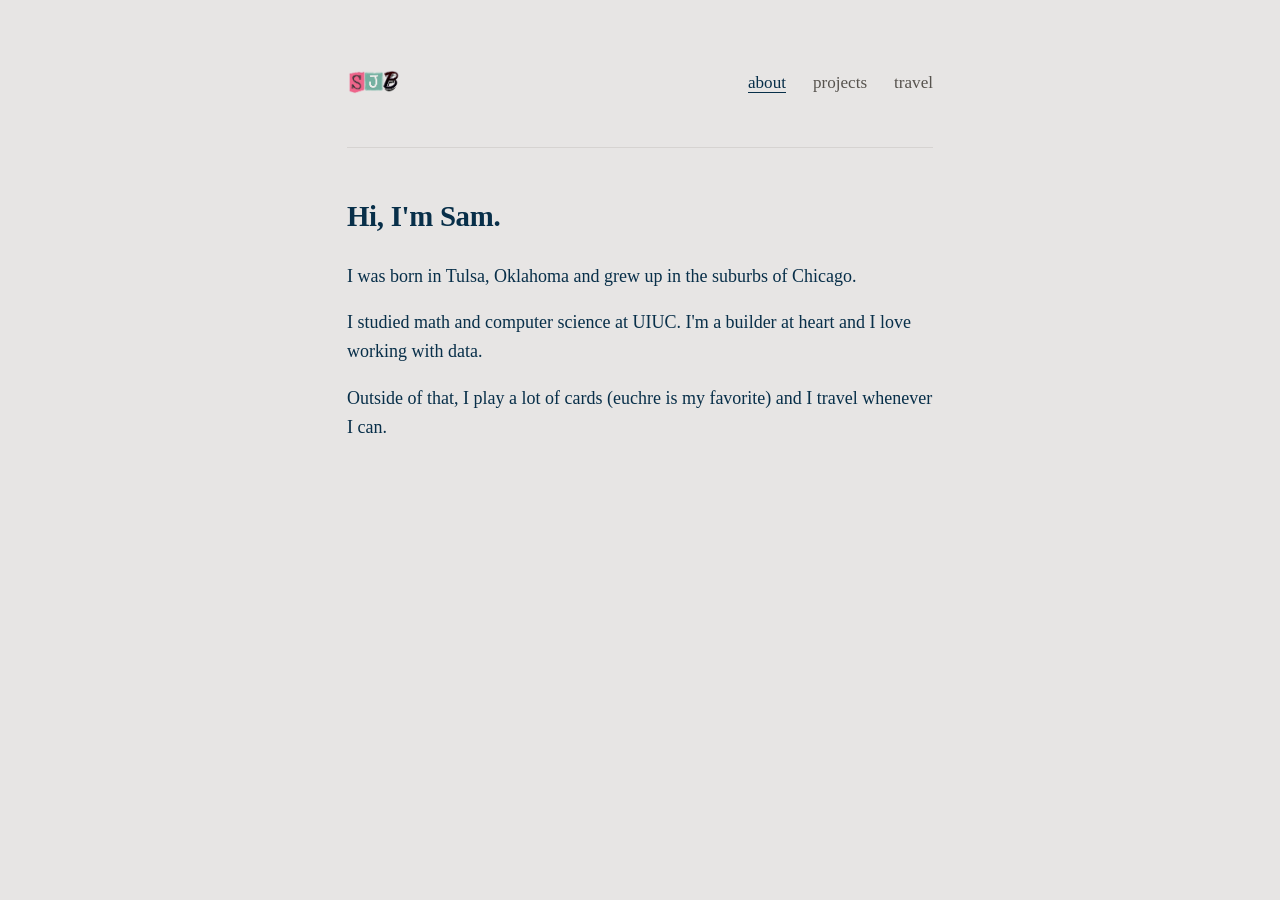
<file: index.html>
<!doctype html>
<html lang="en">
<head>
  <meta charset="utf-8" />
  <meta name="viewport" content="width=device-width, initial-scale=1" />
  <link rel="icon" type="image/png" sizes="32x32" href="img/favicon-32.png" />
  <link rel="apple-touch-icon" sizes="180x180" href="img/apple-touch-icon.png" />
  <title>Sam Barbeau</title>
  <meta name="description" content="Sam Barbeau — builder and traveler." />
  <link rel="icon" type="image/png" href="/img/page_logo.png" />
  <link rel="stylesheet" href="/styles.css" />
</head>
<body>
  <div class="wrap">
    <header class="site">
      <a href="/" class="brand">
        <img src="/img/page_logo.png" alt="" />
      </a>
      <nav class="site">
        <a href="/" class="active">about</a>
        <a href="/projects.html">projects</a>
        <a href="/travel.html">travel</a>
      </nav>
    </header>

    <main>
      <h1>Hi, I'm Sam.</h1>
      <p>I was born in Tulsa, Oklahoma and grew up in the suburbs of Chicago.</p>
      <p>I studied math and computer science at UIUC. I'm a builder at heart and I love working with data.</p>
      <p>Outside of that, I play a lot of cards (euchre is my favorite) and I travel whenever I can.</p>
    </main>

  </div>
</body>
</html>
</file>
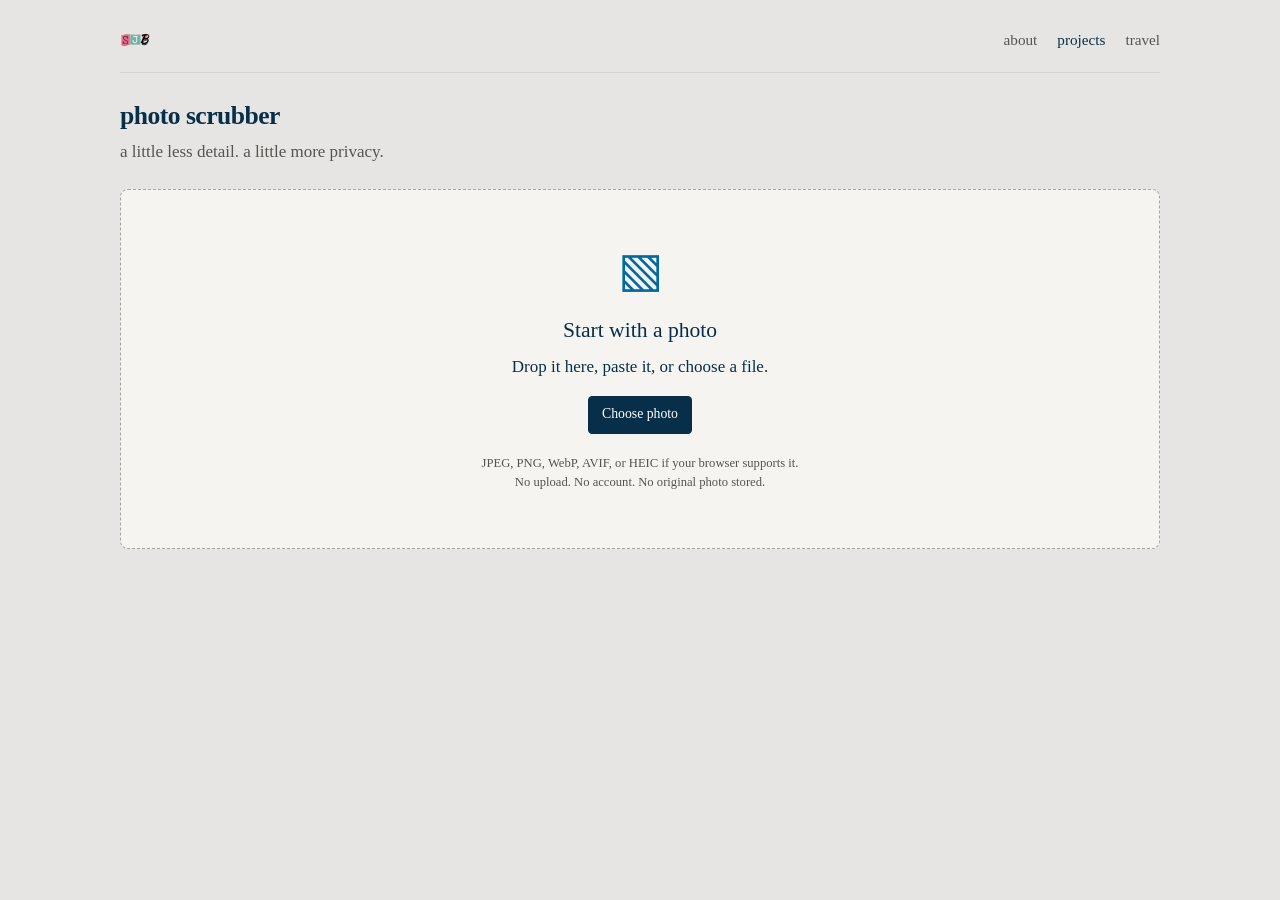
<file: photo-scrubber/index.html>
<!doctype html>
<html lang="en">
  <head>
    <meta charset="utf-8" />
    <meta name="viewport" content="width=device-width, initial-scale=1" />
    <title>Photo scrubber · Sam Barbeau</title>
    <meta
      name="description"
      content="Blur, pixelate, or cover parts of a photo. A simple, private photo scrubber that works entirely in your browser."
    />
    <link rel="icon" href="/img/favicon-32.png" />
    <link rel="stylesheet" href="style.css" />
    <script src="app.js" defer></script>
  </head>
  <body>
    <div class="wrap">
      <header class="site">
        <a href="/" aria-label="Sam Barbeau — home"
          ><img src="/img/page_logo.png" width="32" height="32" alt=""
        /></a>
        <nav aria-label="Site">
          <a href="/">about</a
          ><a href="/projects.html" aria-current="page">projects</a
          ><a href="/travel.html">travel</a>
        </nav>
      </header>
      <main>
        <div class="heading">
          <div>
            <h1>photo scrubber</h1>
            <p class="lede">a little less detail. a little more privacy.</p>
          </div>
        </div>
        <section id="drop-zone" class="drop-zone" aria-label="Choose a photo">
          <div class="sample-icon" aria-hidden="true">▧</div>
          <h2>Start with a photo</h2>
          <p>Drop it here, paste it, or choose a file.</p>
          <button id="choose" class="primary">Choose photo</button>
          <p class="small">
            JPEG, PNG, WebP, AVIF, or HEIC if your browser supports it.<br />No
            upload. No account. No original photo stored.
          </p>
        </section>
        <input
          id="file"
          type="file"
          accept="image/jpeg,image/png,image/webp,image/avif,image/heic,image/heif"
          hidden
        />
        <p id="status" class="status" role="status" aria-live="polite"></p>
        <section id="editor" hidden aria-label="Photo editor">
          <div class="toolbar">
            <div class="group">
              <span class="field-label">Select with</span>
              <div class="segmented" role="group" aria-label="Selection tool">
                <button data-tool="brush" aria-pressed="true">Brush</button
                ><button data-tool="box" aria-pressed="false">Box</button>
              </div>
            </div>
            <label class="group" for="effect"
              ><span>Effect</span
              ><select id="effect">
                <option value="pixelate">Pixelate</option>
                <option value="blur">Blur</option>
                <option value="solid">Solid cover</option>
              </select></label
            >
            <label class="group" id="strength-group" for="strength"
              ><span>Strength <output id="strength-value">55</output></span
              ><input id="strength" type="range" min="1" max="100" value="55"
            /></label>
            <label class="group" id="size-group" for="size"
              ><span>Brush size <output id="size-value">8%</output></span
              ><input id="size" type="range" min="1" max="30" value="8"
            /></label>
            <label class="group" id="color-group" for="cover-color" hidden
              ><span>Cover color</span
              ><input id="cover-color" type="color" value="#082f49"
            /></label>
          </div>
          <div class="workspace" id="workspace">
            <div class="canvas-wrap" id="canvas-wrap">
              <canvas id="photo" aria-label="Photo with applied edits"></canvas
              ><canvas
                id="overlay"
                tabindex="0"
                role="img"
                aria-label="Draw over the photo to scrub it. Use the whole-photo button for a keyboard-accessible selection."
              ></canvas>
            </div>
          </div>
          <div class="edit-actions">
            <div class="buttons">
              <button id="undo" disabled>Undo</button
              ><button id="redo" disabled>Redo</button
              ><button id="clear" disabled>Clear edits</button
              ><button id="whole">Whole photo</button>
            </div>
            <button id="compare" aria-pressed="false">Show original</button>
          </div>
          <p class="hint" id="hint">
            Paint over an area. Each stroke uses the current effect and
            strength.
          </p>
          <div class="export-bar">
            <div>
              <span id="dimensions"></span>
              <p class="small">
                Exported as a flat image, without the original photo’s EXIF
                metadata.
              </p>
            </div>
            <div class="buttons">
              <button id="replace">Change photo</button
              ><label class="sr-only" for="format">Download format</label
              ><select id="format">
                <option value="image/png">PNG</option>
                <option value="image/jpeg">JPEG</option></select
              ><button id="download" class="primary">Download photo</button>
            </div>
          </div>
          <p class="small">
            For sensitive details, use solid cover. Blur and pixelation can
            leave information recognizable.
          </p>
        </section>
      </main>
    </div>
  </body>
</html>
</file>
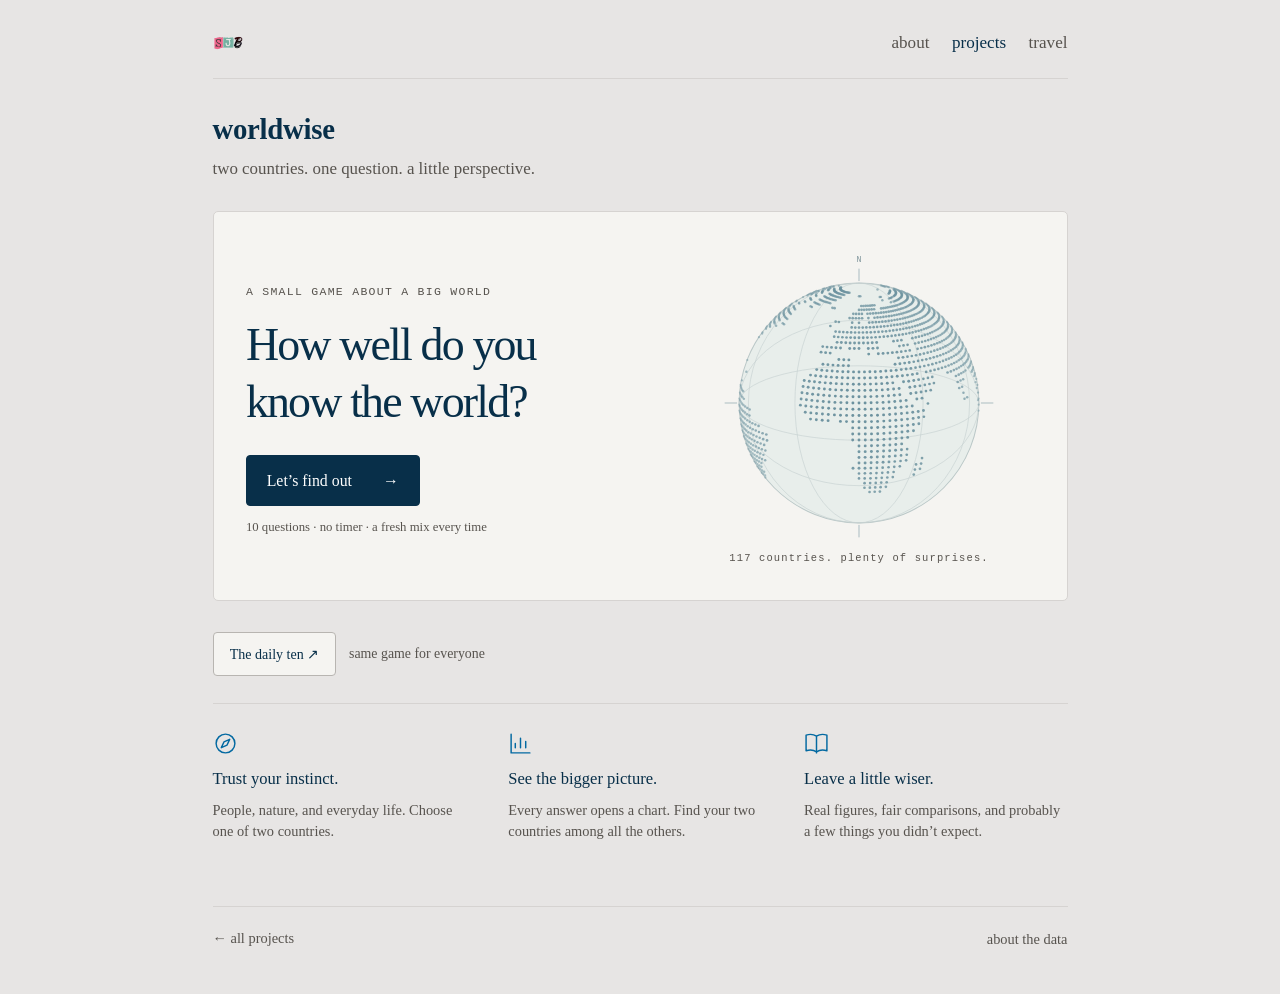
<file: worldwise/index.html>
<!doctype html>
<html lang="en">
  <head>
    <meta charset="utf-8" />
    <meta name="viewport" content="width=device-width, initial-scale=1" />
    <meta name="theme-color" content="#e7e5e4" />
    <title>Worldwise · Sam Barbeau</title>
    <meta name="description" content="Two countries. One question. A little perspective. A geography guessing game with real World Bank data." />
    <link rel="icon" href="/img/favicon-32.png" />
    <link rel="stylesheet" href="style.css?rev=3" />
    <script type="module" src="app.js?rev=3"></script>
  </head>
  <body>
    <div class="wrap">
      <header class="site">
        <a href="/" aria-label="Sam Barbeau — home"><img src="/img/page_logo.png" width="32" height="32" alt="" /></a>
        <nav aria-label="Site"><a href="/">about</a><a href="/projects.html" aria-current="page">projects</a><a href="/travel.html">travel</a></nav>
      </header>
      <main id="app" aria-busy="true">
        <h1>worldwise</h1>
        <p class="lede">two countries. one question. a little perspective.</p>
        <p class="loading" role="status">Opening the atlas…</p>
      </main>
      <noscript><p>This game needs JavaScript to compare countries and draw the results.</p></noscript>
      <footer>
        <a href="/projects.html">← all projects</a>
        <button id="about" class="text-button" type="button">about the data</button>
      </footer>
    </div>
    <dialog id="about-dialog" aria-labelledby="about-title">
      <div class="dialog-heading"><h2 id="about-title">A game of perspective.</h2><button class="close-button" aria-label="Close" data-close>×</button></div>
      <p>Country matchups are generated from real statistics. Both countries use the same measure and year, with a meaningful gap between them.</p>
      <p id="data-summary"></p>
      <p>Each question shows the data year. “What counts?” explains the measure. Figures are rounded for readability.</p>
      <p id="data-sources">Data: <a href="https://data.worldbank.org/" target="_blank" rel="noopener">World Bank, World Development Indicators ↗</a> (<a href="https://creativecommons.org/licenses/by/4.0/" target="_blank" rel="noopener">CC BY 4.0</a>).</p>
      <p>Silhouettes: <a href="https://www.naturalearthdata.com/" target="_blank" rel="noopener">Natural Earth ↗</a>, public domain. Some show the mainland or main islands for readability. Shapes are not drawn to a shared scale.</p>
      <p class="small">Your best score and the past 30 days of daily results stay in this browser. Saved daily results use at most 512 KB. No account required.</p>
      <button class="primary" data-close>Got it</button>
    </dialog>
    <div class="sr-only" id="announcer" role="status" aria-live="polite" aria-atomic="true"></div>
  </body>
</html>
</file>
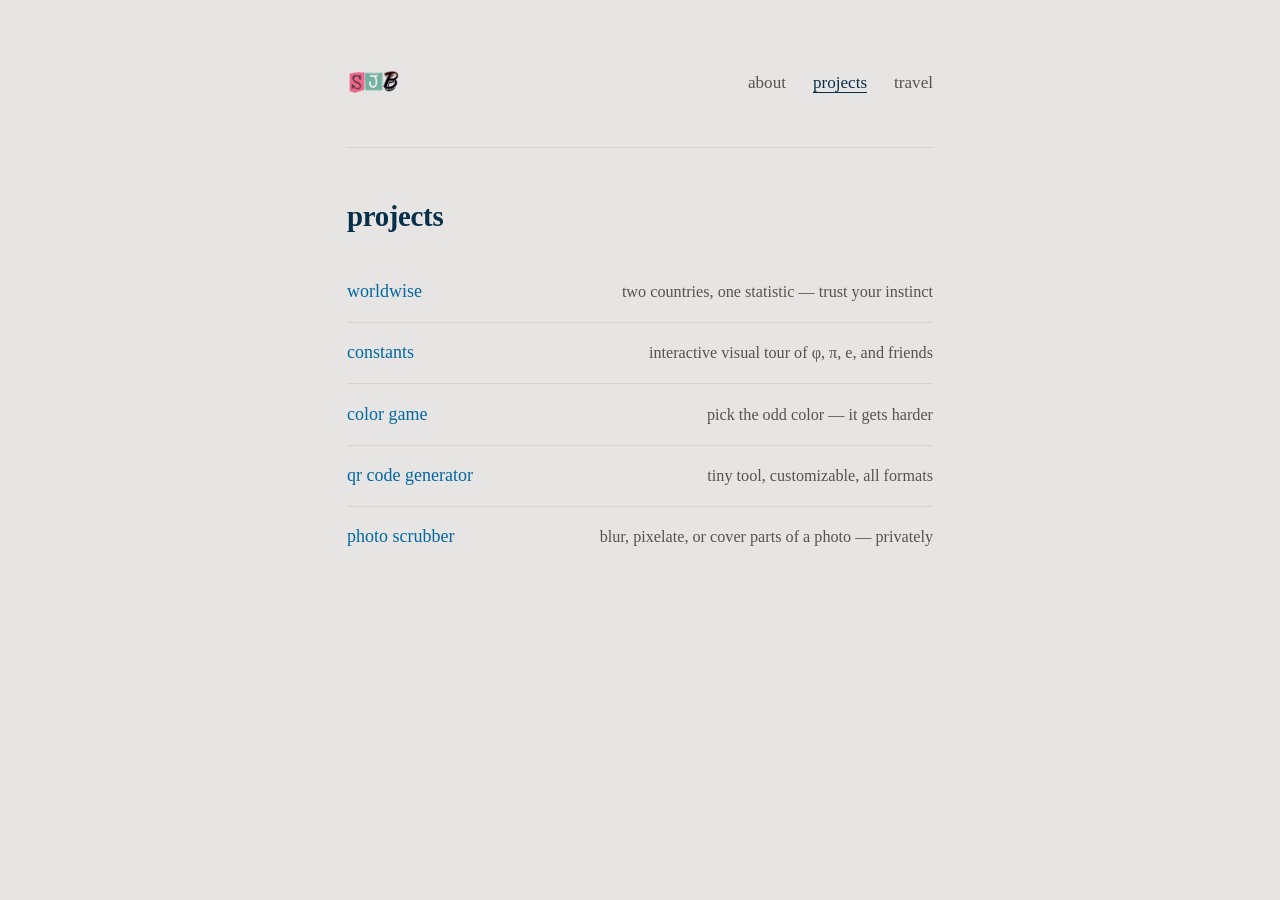
<file: projects.html>
<!doctype html>
<html lang="en">
<head>
  <meta charset="utf-8" />
  <meta name="viewport" content="width=device-width, initial-scale=1" />
  <link rel="icon" type="image/png" sizes="32x32" href="img/favicon-32.png" />
  <link rel="apple-touch-icon" sizes="180x180" href="img/apple-touch-icon.png" />
  <title>Projects · Sam Barbeau</title>
  <link rel="icon" type="image/png" href="/img/page_logo.png" />
  <link rel="stylesheet" href="/styles.css" />
</head>
<body>
  <div class="wrap">
    <header class="site">
      <a href="/" class="brand">
        <img src="/img/page_logo.png" alt="" />
      </a>
      <nav class="site">
        <a href="/">about</a>
        <a href="/projects.html" class="active">projects</a>
        <a href="/travel.html">travel</a>
      </nav>
    </header>

    <main>
      <h1>projects</h1>
      <ul class="projects">
        <li>
          <a href="/worldwise/" class="name">worldwise</a>
          <span class="desc">two countries, one statistic — trust your instinct</span>
        </li>
        <li>
          <a href="/constants/" class="name">constants</a>
          <span class="desc">interactive visual tour of φ, π, e, and friends</span>
        </li>
        <li>
          <a href="/color/" class="name">color game</a>
          <span class="desc">pick the odd color — it gets harder</span>
        </li>
        <li>
          <a href="/qr/" class="name">qr code generator</a>
          <span class="desc">tiny tool, customizable, all formats</span>
        </li>
        <li>
          <a href="/photo-scrubber/" class="name">photo scrubber</a>
          <span class="desc">blur, pixelate, or cover parts of a photo — privately</span>
        </li>
      </ul>
    </main>

  </div>
</body>
</html>
</file>
<file: styles.css>
:root {
  --bg: #e7e5e4;
  --ink: #082f49;
  --accent: #0369a1;
  --muted: #57534e;
  --line: #d6d3d1;
}

* { box-sizing: border-box; }

html, body {
  margin: 0;
  padding: 0;
  background: var(--bg);
  color: var(--ink);
  font-family: ui-serif, Georgia, "Times New Roman", serif;
  font-size: 18px;
  line-height: 1.6;
}

a {
  color: var(--accent);
  text-decoration: none;
  border-bottom: 1px solid transparent;
  transition: border-color 120ms ease;
}
a:hover { border-bottom-color: var(--accent); }

.wrap {
  max-width: 640px;
  margin: 0 auto;
  padding: 3rem 1.5rem 4rem;
}

header.site {
  display: flex;
  align-items: center;
  justify-content: space-between;
  padding-bottom: 2rem;
  border-bottom: 1px solid var(--line);
  margin-bottom: 2.5rem;
}

.brand {
  display: flex;
  align-items: center;
  gap: 0.6rem;
  font-weight: 600;
  letter-spacing: 0.02em;
  color: var(--ink);
}
.brand img { height: 56px; width: 56px; }
.brand:hover { border-bottom-color: transparent; }

nav.site a {
  margin-left: 1.25rem;
  font-size: 0.95rem;
  color: var(--muted);
}
nav.site a:hover,
nav.site a.active {
  color: var(--ink);
  border-bottom-color: var(--ink);
}

h1 {
  font-size: 1.6rem;
  font-weight: 600;
  margin: 0 0 1.25rem;
  letter-spacing: -0.01em;
}

p { margin: 0 0 1rem; }

ul.projects {
  list-style: none;
  padding: 0;
  margin: 1rem 0 0;
}
ul.projects li {
  padding: 0.85rem 0;
  border-bottom: 1px solid var(--line);
  display: flex;
  justify-content: space-between;
  align-items: baseline;
  gap: 1rem;
}
ul.projects li:last-child { border-bottom: none; }
ul.projects .name { font-weight: 500; }
ul.projects .desc { color: var(--muted); font-size: 0.9rem; flex: 1; text-align: right; }


/* Travel page */
.wrap.travel {
  max-width: 900px;
}
#globe {
  width: 100%;
  height: 560px;
  margin: 1rem 0 1.5rem;
  border: 1px solid var(--line);
  border-radius: 4px;
  background: var(--bg);
  cursor: grab;
}
#globe:active { cursor: grabbing; }

.locations {
  list-style: none;
  padding: 0;
  margin: 0;
  display: grid;
  grid-template-columns: repeat(auto-fill, minmax(180px, 1fr));
  gap: 0.5rem 1.25rem;
}
.locations li {
  font-size: 0.95rem;
  color: var(--muted);
  cursor: pointer;
  padding: 0.25rem 0;
  border-bottom: 1px dashed transparent;
  transition: color 120ms ease, border-color 120ms ease;
}
.locations li:hover,
.locations li.active {
  color: var(--ink);
  border-bottom-color: var(--ink);
}
.locations .country {
  font-size: 0.8rem;
  color: var(--muted);
  margin-left: 0.4rem;
}

@media (max-width: 540px) {
  header.site { flex-direction: column; gap: 1rem; align-items: flex-start; }
  nav.site a { margin-left: 0; margin-right: 1rem; }
  #globe { height: auto; aspect-ratio: 1; position: relative; overflow: hidden; }
  #globe > div { position: absolute; inset: 0; }
}

@media (max-width: 540px) {
  ul.projects li { flex-direction: column; gap: .15rem; }
  ul.projects .desc { text-align: left; }
}

/* Screen-sized Solid mini pins; the button provides a larger hit area. */
.travel-marker { width: 0; height: 0; }
.travel-marker button {
  position: absolute; left: -10px; top: -19px;
  width: 20px; height: 26px; padding: 0; border: 0;
  background: transparent; cursor: pointer; pointer-events: auto;
}
.travel-marker svg { position: absolute; left: 5.5px; top: 7px; overflow: visible; }
.travel-marker button:focus-visible { outline: 1px solid var(--ink); border-radius: 3px; }

.travel-marker-label {
  position: absolute; bottom: 19px; left: 0;
  transform: translateX(-50%); white-space: nowrap;
  padding: 4px 8px; border: 1px solid var(--line); border-radius: 3px;
  background: var(--bg); color: var(--ink);
  font: 13px Georgia, serif; pointer-events: none;
}
.travel-marker-label[hidden] { display: none; }
</file>
<file: photo-scrubber/style.css>
:root {
  --bg: #e7e5e4;
  --ink: #082f49;
  --accent: #0369a1;
  --muted: #57534e;
  --line: #d6d3d1;
  --card: #f5f4f1;
}
* {
  box-sizing: border-box;
}
[hidden] {
  display: none !important;
}
body {
  margin: 0;
  background: var(--bg);
  color: var(--ink);
  font:
    17px/1.5 ui-serif,
    Georgia,
    serif;
}
a {
  color: var(--accent);
  text-decoration: none;
}
a:hover {
  text-decoration: underline;
}
.wrap {
  max-width: 1080px;
  margin: auto;
  padding: 1.5rem 1.25rem 2rem;
}
header.site {
  display: flex;
  justify-content: space-between;
  align-items: center;
  padding-bottom: 1rem;
  margin-bottom: 1.5rem;
  border-bottom: 1px solid var(--line);
}
header img {
  display: block;
}
nav {
  display: flex;
  gap: 1.25rem;
}
nav a {
  color: var(--muted);
  font-size: 0.95rem;
}
nav [aria-current] {
  color: var(--ink);
}
h1 {
  font-size: 1.6rem;
  font-weight: 600;
  letter-spacing: -0.02em;
  margin: 0 0 0.25rem;
}
h2 {
  font-size: 1.35rem;
  font-weight: 500;
  margin: 0 0 0.5rem;
}
p {
  margin: 0 0 1rem;
}
.lede {
  color: var(--muted);
  margin: 0;
}
.heading {
  display: flex;
  align-items: center;
  justify-content: space-between;
  gap: 1rem;
  margin-bottom: 1.5rem;
}
.local {
  font:
    12px ui-monospace,
    monospace;
  color: #326b5d;
  white-space: nowrap;
}
.drop-zone {
  text-align: center;
  border: 1px dashed #a8a29e;
  border-radius: 8px;
  background: var(--card);
  padding: 3.5rem 1rem;
}
.drop-zone.dragging {
  outline: 3px solid var(--accent);
  background: #e3edf0;
}
.sample-icon {
  font-size: 3rem;
  color: var(--accent);
  line-height: 1;
  margin-bottom: 1.25rem;
}
.drop-zone .small {
  margin: 1.25rem 0 0;
}
button,
select {
  font: inherit;
  font-size: 0.86rem;
  border: 1px solid #b8b5b1;
  border-radius: 4px;
  background: var(--card);
  color: var(--ink);
  padding: 0.48rem 0.8rem;
  min-height: 38px;
}
button {
  cursor: pointer;
}
button:hover:not(:disabled) {
  border-color: var(--ink);
  background: #eeece7;
}
button:disabled {
  opacity: 0.4;
  cursor: default;
}
.primary {
  background: var(--ink);
  color: #fff;
  border-color: var(--ink);
}
button.primary:hover:not(:disabled) {
  background: #0c4a6e;
}
.small,
.hint {
  font-size: 0.79rem;
  color: var(--muted);
}
.status {
  font-size: 0.85rem;
  margin: 0.6rem 0;
  min-height: 1.3em;
}
.status:empty {
  display: none;
}
.toolbar {
  display: flex;
  flex-wrap: wrap;
  align-items: end;
  gap: 1rem;
  background: var(--card);
  padding: 1rem;
  border: 1px solid var(--line);
  border-radius: 6px 6px 0 0;
}
.group {
  display: flex;
  flex-direction: column;
  gap: 0.35rem;
  flex: 1;
  min-width: 120px;
  font-size: 0.78rem;
  color: var(--muted);
}
.group:first-child {
  flex: 0;
}
output {
  float: right;
  font-family: ui-monospace, monospace;
  color: var(--ink);
}
input[type="range"] {
  width: 100%;
  accent-color: var(--ink);
  height: 32px;
  margin: 0;
}
input[type="color"] {
  width: 100%;
  height: 38px;
  background: transparent;
  border: 1px solid var(--line);
}
.segmented {
  display: flex;
}
.segmented button {
  border-radius: 0;
}
.segmented button:first-child {
  border-radius: 4px 0 0 4px;
}
.segmented button:last-child {
  border-radius: 0 4px 4px 0;
  border-left: 0;
}
.segmented [aria-pressed="true"] {
  background: var(--ink);
  color: white;
}
.workspace {
  height: clamp(260px, 52dvh, 620px);
  background: repeating-conic-gradient(#d7d4cf 0% 25%, #dedbd7 0% 50%) 50%/18px
    18px;
  display: flex;
  align-items: center;
  justify-content: center;
  border: 1px solid var(--line);
  border-top: 0;
  overflow: hidden;
  padding: 12px;
}
.canvas-wrap {
  position: relative;
  flex: none;
  box-shadow: 0 3px 18px #082f4920;
}
canvas {
  display: block;
  width: 100%;
  height: 100%;
}
#overlay {
  position: absolute;
  inset: 0;
  touch-action: none;
  cursor: crosshair;
}
#overlay:focus-visible {
  outline-offset: 3px;
}
.edit-actions {
  display: flex;
  justify-content: space-between;
  gap: 0.5rem;
  align-items: center;
  padding: 0.75rem 0;
}
.buttons {
  display: flex;
  flex-wrap: wrap;
  gap: 0.4rem;
  align-items: center;
}
.export-bar {
  display: flex;
  justify-content: space-between;
  gap: 1rem;
  align-items: center;
  padding: 1rem 0;
  border-top: 1px solid var(--line);
}
.export-bar p {
  margin: 0;
}
#dimensions {
  font-size: 0.85rem;
  font-family: ui-monospace, monospace;
}
footer {
  display: flex;
  justify-content: space-between;
  gap: 1rem;
  padding-top: 1rem;
  margin-top: 1.5rem;
  border-top: 1px solid var(--line);
  font-size: 0.8rem;
  color: var(--muted);
}
button:focus-visible,
select:focus-visible,
input:focus-visible,
canvas:focus-visible {
  outline: 2px solid var(--accent);
  outline-offset: 3px;
}
.sr-only {
  position: absolute;
  width: 1px;
  height: 1px;
  overflow: hidden;
  clip-path: inset(50%);
}
@media (max-width: 640px) {
  .wrap {
    padding: 1rem 0.85rem;
  }
  .heading {
    align-items: start;
    flex-direction: column;
    gap: 0.6rem;
  }
  .heading .local {
    font-size: 11px;
  }
  .toolbar {
    gap: 0.7rem;
    padding: 0.75rem;
  }
  .group {
    flex-basis: 40%;
    min-width: 100px;
  }
  .group:first-child {
    flex: 1;
    flex-basis: 40%;
  }
  .workspace {
    height: 42dvh;
    min-height: 240px;
  }
  .edit-actions,
  .export-bar {
    align-items: start;
    flex-direction: column;
    gap: 0.65rem;
  }
  .drop-zone {
    padding: 2.5rem 1rem;
  }
  button,
  select {
    min-height: 42px;
  }
  footer {
    font-size: 0.73rem;
  }
  .export-bar .buttons {
    width: 100%;
  }
  #download {
    flex: 1;
  }
}
</file>
<file: worldwise/style.css>
@import url('../styles.css');
:root { --card: #f5f4f1; --good: #326b5d; --good-bg: #e3ece6; --wrong: #965644; --wrong-bg: #eee1db; --sans: ui-sans-serif, system-ui, sans-serif; --mono: ui-monospace, SFMono-Regular, Consolas, monospace; }
[hidden] { display: none !important; }
.wrap { max-width: 900px; padding: 1.5rem 1.25rem 2rem; }
header.site { padding-bottom: 1rem; margin-bottom: 1.5rem; }
header.site img { display: block; width: 32px; height: 32px; }
nav.site, header nav { display: flex; gap: 1.25rem; }
header nav a { margin: 0; color: var(--muted); font-size: .95rem; }
header nav [aria-current] { color: var(--ink); }
h1 { font-size: 1.6rem; margin: 0 0 .15rem; }
h2 { font-weight: 500; line-height: 1.25; }
.lede { color: var(--muted); margin: 0; font-size: .94rem; }
.heading { display: flex; justify-content: space-between; gap: 1rem; align-items: center; margin-bottom: 1.6rem; }
button, select { font: inherit; font-size: .88rem; border: 1px solid #b8b5b1; border-radius: 4px; color: var(--ink); background: var(--card); padding: .55rem .9rem; min-height: 42px; }
button { cursor: pointer; transition: background 160ms, border-color 160ms, transform 160ms; }
button:hover:not(:disabled) { border-color: var(--ink); background: #eeece7; }
button:focus-visible, a:focus-visible, summary:focus-visible, input:focus-visible, select:focus-visible, .distribution:focus-visible { outline: 2px solid var(--accent); outline-offset: 4px; }
button:disabled { cursor: default; }
.primary { background: var(--ink); color: white; border-color: var(--ink); }
button.primary:hover:not(:disabled) { background: #0c4a6e; }
.primary .arrow { margin-left: 1.5rem; }
.text-button { border: none; background: transparent; padding: .25rem 0; color: var(--muted); font-size: .8rem; min-height: 36px; }
button.text-button:hover:not(:disabled) { background: transparent; color: var(--ink); text-decoration: underline; }
.small { font-size: .77rem; color: var(--muted); }
.eyebrow { font: .64rem/1.4 var(--mono); letter-spacing: .11em; text-transform: uppercase; color: var(--muted); }
.intro { display: grid; grid-template-columns: 1.2fr 1fr; align-items: center; gap: 1rem; padding: 2rem 1.8rem; margin: 1.5rem 0; background: var(--card); border: 1px solid var(--line); border-radius: 5px; overflow: hidden; }
.intro h2 { font-size: clamp(1.9rem, 4vw, 2.55rem); letter-spacing: -.04em; margin: .7rem 0 1rem; }
.intro p { color: var(--muted); font-size: .9rem; max-width: 350px; }
.intro .primary { margin-top: .35rem; padding: .65rem 1.1rem; }
.intro .small { margin: .6rem 0 0; font-size: .71rem; }
.globe { width: 100%; display: block; max-width: 310px; margin: auto; }
.globe-label { text-align: center; margin-top: -.3rem; font: .58rem var(--mono); letter-spacing: .11em; color: var(--muted); }
.setup { display: flex; flex-wrap: wrap; gap: 1rem; align-items: center; justify-content: space-between; padding: .2rem 0 1rem; }
.daily { display: flex; align-items: center; gap: .7rem; }
.daily button { font-size: .78rem; }
.topics { display: grid; grid-template-columns: repeat(3, 1fr); border-top: 1px solid var(--line); margin-top: .5rem; padding: 1.5rem 0 .5rem; gap: 1.8rem; }
.topics h3 { font-size: .92rem; font-weight: 500; margin: .25rem 0 .4rem; }
.topics p { font-size: .8rem; color: var(--muted); line-height: 1.5; }
.topic-icon { display: block; width: 25px; height: 25px; margin-bottom: .55rem; color: var(--accent); }
.loading { padding: 4rem 0; text-align: center; color: var(--muted); }
.game-meta { display: flex; justify-content: space-between; align-items: center; gap: 1rem; font: .68rem var(--mono); color: var(--muted); }
.score { color: var(--ink); font-size: .75rem; }
.progress { display: flex; gap: 5px; padding: .8rem 0 0; }
.progress span { height: 4px; flex: 1; background: var(--line); border-radius: 1px; }
.progress .current { background: var(--accent); }
.progress .right { background: var(--good); }
.progress .wrong { background: var(--wrong); }
.question { text-align: center; padding: 1.8rem 0 1.4rem; }
.question h2 { font-size: clamp(1.5rem, 3.7vw, 1.9rem); margin: .5rem auto .65rem; max-width: 700px; letter-spacing: -.025em; }
.question .small { font-size: .73rem; margin: 0; }
.definition { margin: .5rem auto 0; max-width: 580px; color: var(--muted); font-size: .76rem; }
summary { cursor: pointer; }
.definition summary { display: inline; border-bottom: 1px dotted #a8a29e; }
.definition p { margin: .6rem 0 0; text-align: left; }
.matchup { display: grid; grid-template-columns: 1fr 1fr; gap: 1rem; position: relative; }
.versus { position: absolute; z-index: 2; top: 45%; left: 50%; transform: translate(-50%, -50%); border: 1px solid var(--line); background: var(--bg); border-radius: 50%; height: 35px; width: 35px; display: grid; place-items: center; font-size: .72rem; font-style: italic; pointer-events: none; }
.country { display: flex; flex-direction: column; width: 100%; min-height: 265px; text-align: left; padding: 1.15rem 1.35rem 1rem; border-color: #c8c5c1; border-radius: 5px; background: var(--card); position: relative; }
button.country:hover:not(:disabled) { background: #f8f7f4; border-color: var(--accent); transform: translateY(-2px); }
.country-top { display: flex; justify-content: space-between; gap: .6rem; align-items: center; }
.country-name { font-size: clamp(1.25rem, 3vw, 1.7rem); letter-spacing: -.03em; line-height: 1.2; font-weight: 500; min-width: 0; overflow-wrap: anywhere; }
.flag { font: 1.35rem var(--sans); }
.shape { height: 130px; width: 100%; padding: .4rem 0; display: block; fill: #c6d2d6; stroke: #8ca2ac; stroke-width: .8; }
.country-bottom { border-top: 1px solid var(--line); margin-top: auto; padding-top: .7rem; display: flex; align-items: center; justify-content: space-between; gap: .6rem; }
.choose-label { font-size: .78rem; color: var(--muted); }
.country.is-winner { border-color: var(--good); background: #eef3ed; }
.country.is-winner .shape { fill: #a8c5b8; stroke: #739b8a; }
.country.is-picked.is-wrong { border-color: #bc8b7b; background: #f2ebe5; }
.country.is-picked.is-wrong .shape { fill: #d4c0b6; stroke: #b09385; }
.value { font: 1.65rem/1.15 var(--mono); letter-spacing: -.05em; }
.value-unit { font: .58rem var(--sans); color: var(--muted); display: block; margin-top: .2rem; letter-spacing: 0; }
.answer-label { font: .62rem/1.4 var(--sans); color: var(--muted); text-align: right; }
.is-winner .answer-label { color: var(--good); }
.reveal { margin-top: 1.2rem; animation: appear 250ms ease both; }
.reveal-top { display: flex; align-items: center; justify-content: space-between; gap: 1rem; margin-bottom: 1.1rem; }
.verdict { font-size: 1.3rem; font-weight: 500; margin: 0 0 .15rem; }
.verdict.correct { color: var(--good); }
.reveal-top p { font-size: .8rem; color: var(--muted); margin: 0; }
.reveal-top .primary { min-width: 130px; }
.chart-panel { border: 1px solid var(--line); border-radius: 4px; background: #eeedE9; padding: 1rem 1.2rem .8rem; }
.chart-top { display: flex; flex-wrap: wrap; justify-content: space-between; gap: .35rem; align-items: baseline; }
.chart-top h3 { font-size: .92rem; font-weight: 500; margin: 0; }
.chart-top span { font: .57rem var(--mono); color: var(--muted); }
.distribution { width: 100%; display: block; height: auto; overflow: visible; }
.distribution text { fill: var(--muted); font-family: var(--mono); font-size: 13px; }
.distribution .tick { stroke: #d2d0ca; stroke-width: 1; }
.distribution .dot { fill: #98a9ae; stroke: #eeede9; stroke-width: 1; transition: fill 150ms; cursor: crosshair; }
.distribution .dot:hover { fill: var(--ink); }
.distribution .dot.a { fill: var(--accent); }
.distribution .dot.b { fill: var(--good); }
.distribution .dot.is-active { stroke: var(--ink); stroke-width: 1.8; }
.chart-legend { display: flex; flex-wrap: wrap; gap: 1rem; font-size: .72rem; }
.chart-legend i { display: inline-block; height: 8px; width: 8px; border-radius: 50%; margin-right: .3rem; }
.chart-tip { min-height: 1.5em; margin: .4rem 0 0; font: .64rem var(--mono); color: var(--muted); }
.chart-note { color: var(--muted); font-size: .65rem; margin: .5rem 0 0; }
.source-line { display: flex; flex-wrap: wrap; justify-content: flex-end; gap: .5rem; font-size: .66rem; color: var(--muted); margin: .65rem 0 0; }
.source-line a { color: var(--muted); }
.results-hero { padding: 1.8rem; background: var(--card); border: 1px solid var(--line); border-radius: 4px; text-align: center; }
.results-hero h2 { font-size: 1.8rem; margin: .3rem 0 .7rem; }
.results-number { font: 4rem/1.15 var(--mono); letter-spacing: -.09em; margin: .7rem 0 .3rem; }
.results-number span { font-size: 1.4rem; color: var(--muted); letter-spacing: -.03em; }
.results-hero p { color: var(--muted); font-size: .84rem; max-width: 460px; margin: .6rem auto 1rem; }
.results-dots { display: flex; gap: 6px; justify-content: center; margin: .8rem 0; }
.results-dots span { width: 10px; height: 10px; border-radius: 50%; background: var(--wrong); }
.results-dots .right { background: var(--good); }
.result-actions { display: flex; justify-content: center; gap: .5rem; flex-wrap: wrap; margin-top: 1.2rem; }
.result-metrics { display: flex; justify-content: center; gap: 2rem; padding: 1.1rem 0; border-bottom: 1px solid var(--line); margin-bottom: 1.5rem; text-align: center; }
.result-metrics strong { display: block; font: 1.2rem var(--mono); }
.result-metrics span { font-size: .7rem; color: var(--muted); }
.review-title { font-size: 1.15rem; margin: 0 0 .4rem; }
.review-item { border-bottom: 1px solid var(--line); }
.review-item > summary { display: grid; grid-template-columns: 22px 1fr auto; gap: .6rem; align-items: center; padding: .8rem .1rem; list-style: none; font-size: .86rem; }
.review-item > summary::-webkit-details-marker { display: none; }
.review-item .review-topic { display: block; font-size: .68rem; color: var(--muted); }
.review-status { color: var(--good); }
.review-status.wrong { color: var(--wrong); }
.review-chevron { color: var(--muted); font-size: .8rem; }
.review-item[open] .review-chevron { transform: rotate(45deg); }
.review-body { padding: 0 0 1rem 1.8rem; }
.review-body > p { font-size: .78rem; color: var(--muted); }
.mini-bar { display: grid; grid-template-columns: minmax(75px, 140px) 1fr 90px; align-items: center; gap: .7rem; margin: .6rem 0; font-size: .75rem; }
.mini-bar-track { position: relative; background: #dcdcd5; height: 6px; border-radius: 2px; }
.mini-bar-track.signed::after { content: ''; position: absolute; left: var(--zero); top: -2px; height: 10px; border-left: 1px solid var(--muted); }
.mini-bar-track i { background: #849fa9; display: block; height: 6px; border-radius: 2px; }
.mini-bar.winner .mini-bar-track i { background: var(--good); }
.mini-bar strong { font: .73rem var(--mono); text-align: right; }
.copy-fallback { width: 100%; padding: .6rem; font: .7rem var(--mono); color: var(--ink); background: white; border: 1px solid var(--line); }
footer { display: flex; justify-content: space-between; align-items: center; gap: 1rem; margin-top: 2rem; padding-top: .8rem; border-top: 1px solid var(--line); font-size: .8rem; }
footer a { color: var(--muted); }
dialog { border: 1px solid #aaa7a2; border-radius: 6px; background: var(--card); color: var(--ink); padding: 1.5rem; width: min(560px, calc(100% - 2rem)); max-height: 85dvh; overflow: auto; font-size: .87rem; }
dialog::backdrop { background: #082f4960; }
.dialog-heading { display: flex; align-items: start; justify-content: space-between; gap: 1rem; }
.dialog-heading h2 { margin: .2rem 0 1rem; font-size: 1.45rem; }
.close-button { border: 0; background: transparent; min-height: 30px; padding: 0 .3rem; font-size: 1.4rem; line-height: 1; }
.sr-only { position: absolute; height: 1px; width: 1px; overflow: hidden; clip-path: inset(50%); white-space: nowrap; }
@keyframes appear { from { opacity: 0; transform: translateY(6px); } to { opacity: 1; transform: translateY(0); } }
@media (max-width: 600px) {
  .wrap { padding: 1rem .85rem 1.5rem; }
  header.site { flex-direction: row; align-items: center; gap: .5rem; }
  header nav { gap: 1rem; }
  header nav a { font-size: .83rem; }
  .heading { margin-bottom: 1.1rem; gap: .5rem; }
  .lede { font-size: .8rem; }
  .intro { padding: 1.35rem 1.15rem; grid-template-columns: 1fr; gap: .7rem; }
  .intro h2 { font-size: 2rem; }
  .intro-art { display: none; }
  .setup { gap: .8rem; }
  .daily { gap: .5rem; }
  .topics { gap: .9rem; padding-top: 1.15rem; }
  .topics h3 { font-size: .85rem; }
  .topics p { font-size: .72rem; }
  .question { padding: 1.2rem 0; }
  .question h2 { font-size: 1.45rem; }
  .question .eyebrow { font-size: .57rem; }
  .matchup { gap: .6rem; }
  .country { padding: .8rem .7rem; min-height: 235px; }
  .country-name { font-size: 1.2rem; }
  .flag { font-size: 1.1rem; }
  .country-top { align-items: flex-start; }
  .shape { height: 112px; }
  .versus { width: 28px; height: 28px; font-size: .65rem; }
  .country-bottom { flex-wrap: wrap; gap: .3rem; }
  .value { font-size: 1.4rem; }
  .answer-label { font-size: .55rem; }
  .reveal-top { gap: .7rem; align-items: start; }
  .reveal-top .primary { min-width: 108px; font-size: .75rem; padding: .6rem; }
  .reveal-top p { font-size: .73rem; }
  .verdict { font-size: 1.1rem; }
  .chart-panel { padding: .8rem .65rem; }
  .chart-legend { font-size: .66rem; gap: .6rem; }
  .distribution text { font-size: 21px; }
  .chart-top h3 { font-size: .82rem; }
  .source-line { font-size: .61rem; }
  .results-hero { padding: 1.3rem .9rem; }
  .result-metrics { gap: 1.2rem; }
  .mini-bar { grid-template-columns: 95px 1fr 70px; gap: .4rem; }
  .review-body { padding-left: 0; }
}
@media (max-width: 360px) { .flag { display: none; } .topics { grid-template-columns: 1fr; gap: .1rem; } .topic-icon { display: none; } }
@media (prefers-reduced-motion: reduce) { *, *::before, *::after { animation: none !important; transition: none !important; scroll-behavior: auto !important; } }
</file>
